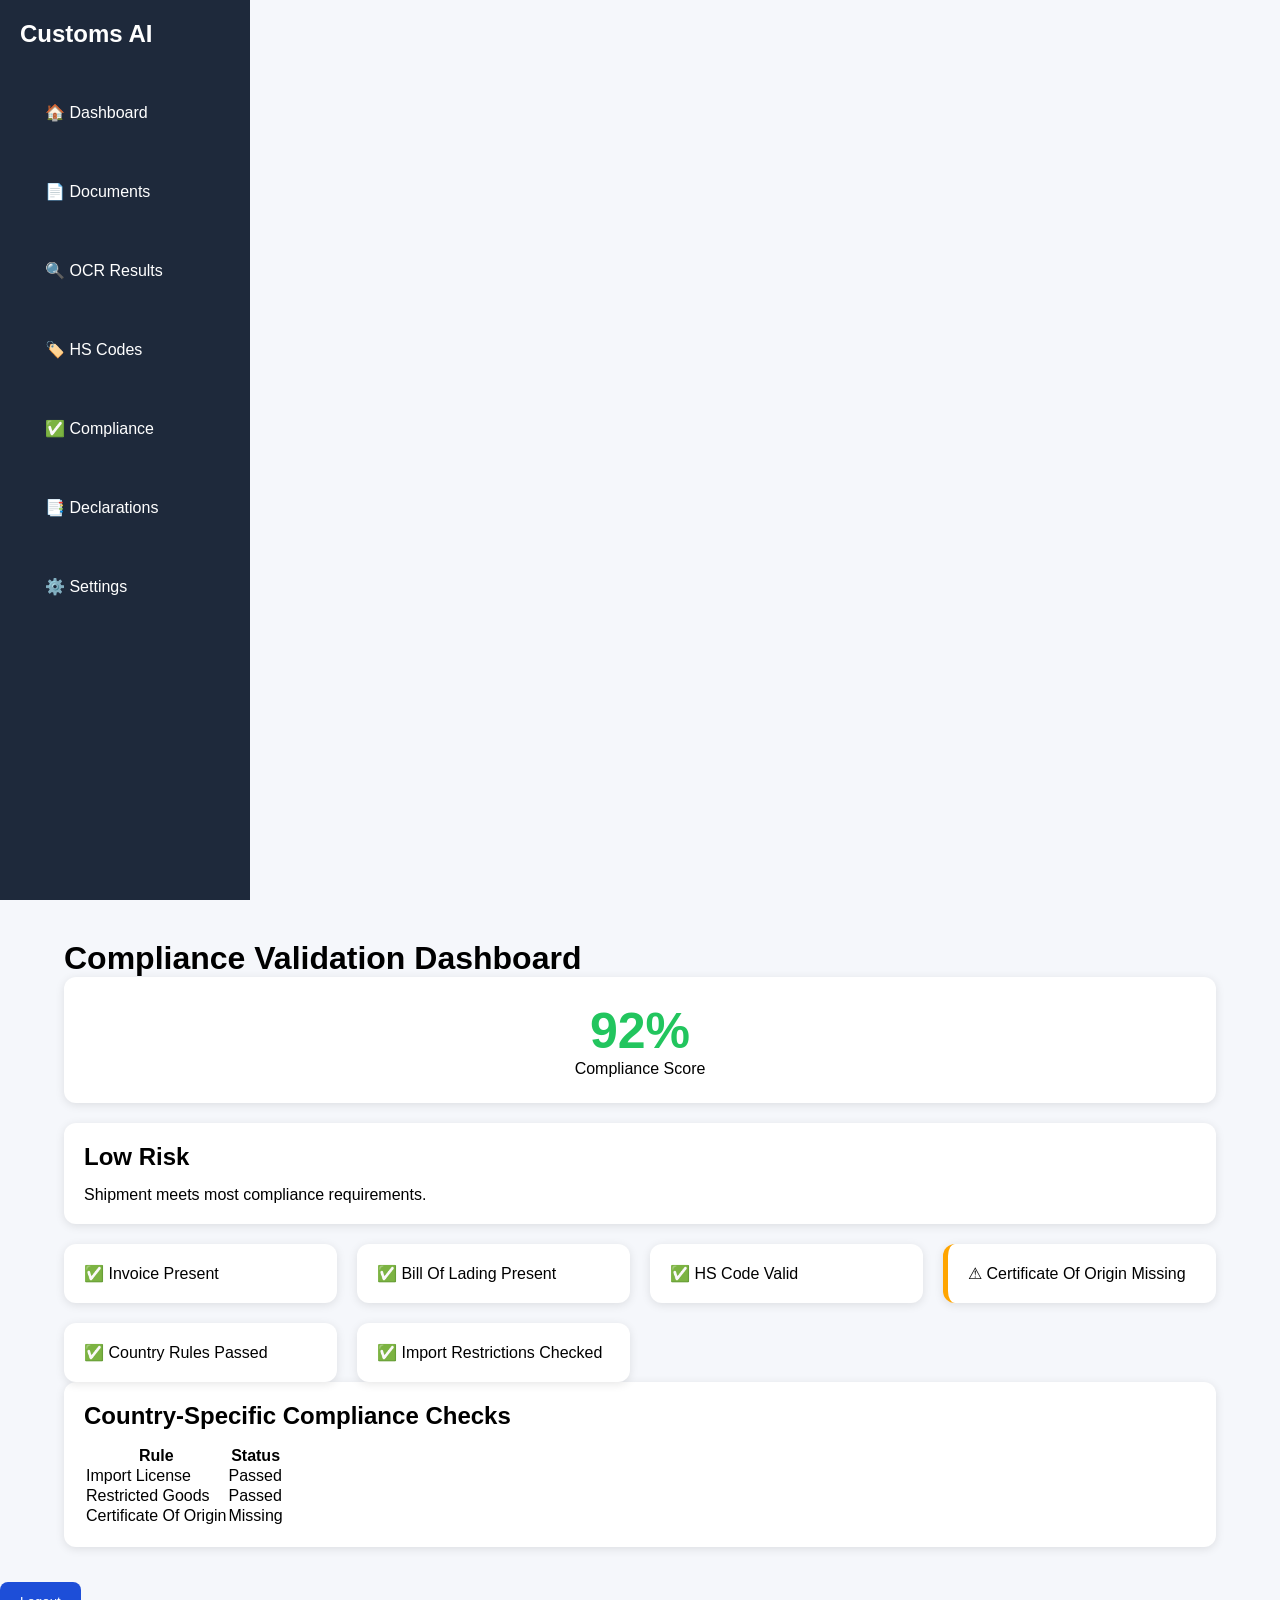
<file: pages/compliance.html>
<div class="layout">

    <aside class="sidebar">

        <h2>Customs AI</h2>

        <ul>
            <li><a href="./dashboard.html">🏠 Dashboard</a></li>
            <li><a href="./documents.html">📄 Documents</a></li>
            <li><a href="./ocr-results.html">🔍 OCR Results</a></li>
            <li><a href="./hs-codes.html">🏷️ HS Codes</a></li>
            <li><a href="./compliance.html">✅ Compliance</a></li>
            <li><a href="./declarations.html">📑 Declarations</a></li>
            <li><a href="./settings.html">⚙️ Settings</a></li>
        </ul>

    </aside>

    <main class="main-content">

        <!-- PAGE CONTENT HERE -->

    </main>

</div>
<!DOCTYPE html>
<html lang="en">
<head>
    <meta charset="UTF-8">
    <meta name="viewport" content="width=device-width, initial-scale=1.0">
    <title>Compliance Validation</title>
    <link rel="stylesheet" href="../styles.css">
</head>

<body>

<div class="container">

    <h1>Compliance Validation Dashboard</h1>

    <!-- Compliance Score -->

    <div class="score-card">

        <h1>92%</h1>

        <p>Compliance Score</p>

    </div>

    <!-- Risk Level -->

    <div class="risk-card">

        <h2>Low Risk</h2>

        <p>
            Shipment meets most compliance requirements.
        </p>

    </div>

    <!-- Validation Checks -->

    <div class="validation-grid">

        <div class="rule-card">
            ✅ Invoice Present
        </div>

        <div class="rule-card">
            ✅ Bill Of Lading Present
        </div>

        <div class="rule-card">
            ✅ HS Code Valid
        </div>

        <div class="rule-card warning">
            ⚠ Certificate Of Origin Missing
        </div>

        <div class="rule-card">
            ✅ Country Rules Passed
        </div>

        <div class="rule-card">
            ✅ Import Restrictions Checked
        </div>

    </div>
    <div class="table-card">

    <h2>Country-Specific Compliance Checks</h2>

    <table>

        <thead>
            <tr>
                <th>Rule</th>
                <th>Status</th>
            </tr>
        </thead>

        <tbody>

            <tr>
                <td>Import License</td>
                <td>Passed</td>
            </tr>

            <tr>
                <td>Restricted Goods</td>
                <td>Passed</td>
            </tr>

            <tr>
                <td>Certificate Of Origin</td>
                <td>Missing</td>
            </tr>

        </tbody>

    </table>

</div>

</div>

</body>
</html>
<button onclick="logout()">
    Logout
</button>
</file>
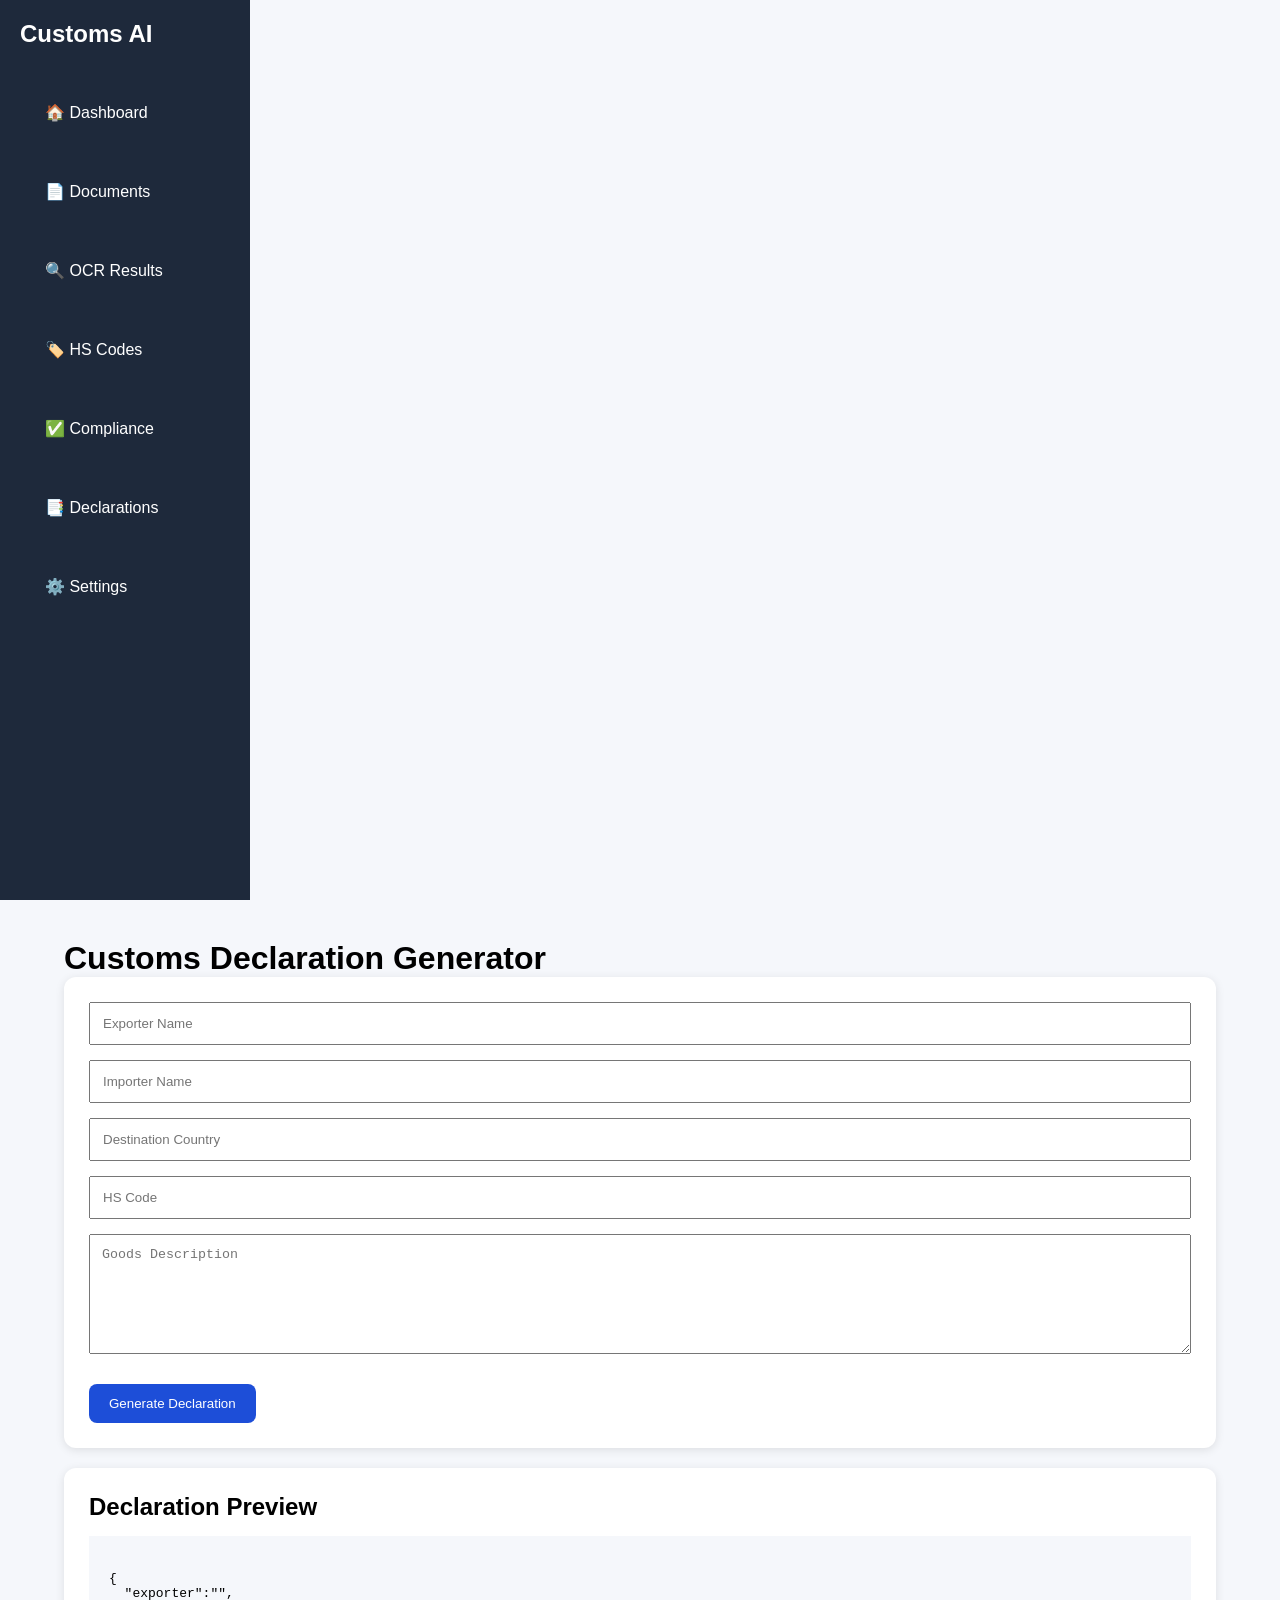
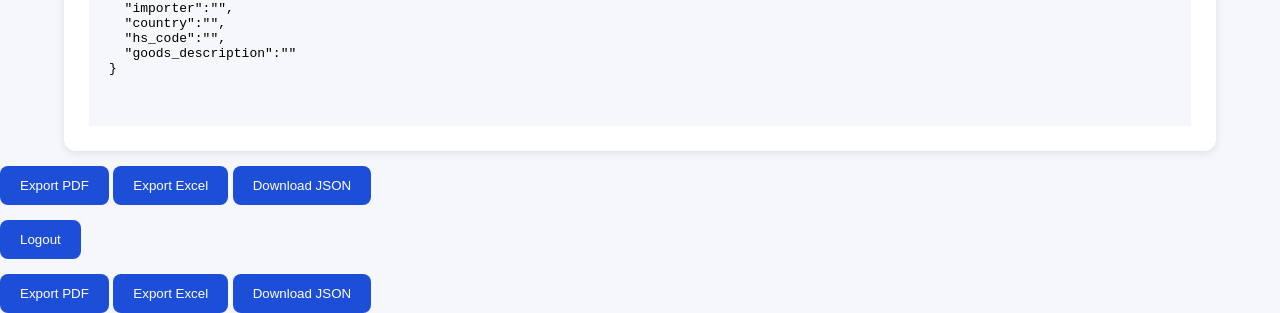
<file: pages/declarations.html>
<div class="layout">

    <aside class="sidebar">

        <h2>Customs AI</h2>

        <ul>
            <li><a href="./dashboard.html">🏠 Dashboard</a></li>
            <li><a href="./documents.html">📄 Documents</a></li>
            <li><a href="./ocr-results.html">🔍 OCR Results</a></li>
            <li><a href="./hs-codes.html">🏷️ HS Codes</a></li>
            <li><a href="./compliance.html">✅ Compliance</a></li>
            <li><a href="./declarations.html">📑 Declarations</a></li>
            <li><a href="./settings.html">⚙️ Settings</a></li>
        </ul>

    </aside>

    <main class="main-content">

        <!-- PAGE CONTENT HERE -->

    </main>

</div>
<!DOCTYPE html>
<html lang="en">
<head>
    <meta charset="UTF-8">
    <meta name="viewport" content="width=device-width, initial-scale=1.0">
    <title>Customs Declaration Generator</title>
    <link rel="stylesheet" href="../styles.css">
</head>

<body>

<div class="container">

    <h1>Customs Declaration Generator</h1>

    <div class="declaration-form">

        <input
            type="text"
            id="exporter"
            placeholder="Exporter Name">

        <input
            type="text"
            id="importer"
            placeholder="Importer Name">

        <input
            type="text"
            id="country"
            placeholder="Destination Country">

        <input
            type="text"
            id="hscode"
            placeholder="HS Code">

        <textarea
            id="goods"
            placeholder="Goods Description"></textarea>

        <button onclick="generateDeclaration()">
            Generate Declaration
        </button>

    </div>

    <div class="preview-card">

        <h2>Declaration Preview</h2>

        <pre id="jsonPreview">

{
  "exporter":"",
  "importer":"",
  "country":"",
  "hs_code":"",
  "goods_description":""
}

        </pre>

    </div>

</div>

<script src="../script.js"></script>

</body>
</html>
<div class="export-buttons">

    <button>
        Export PDF
    </button>

    <button>
        Export Excel
    </button>

    <button>
        Download JSON
    </button>

</div>
<button onclick="logout()">
    Logout
</button>
<div class="export-buttons">

    <button onclick="exportPDF()">
        Export PDF
    </button>

    <button onclick="exportExcel()">
        Export Excel
    </button>

    <button onclick="downloadJSON()">
        Download JSON
    </button>

</div>
</file>
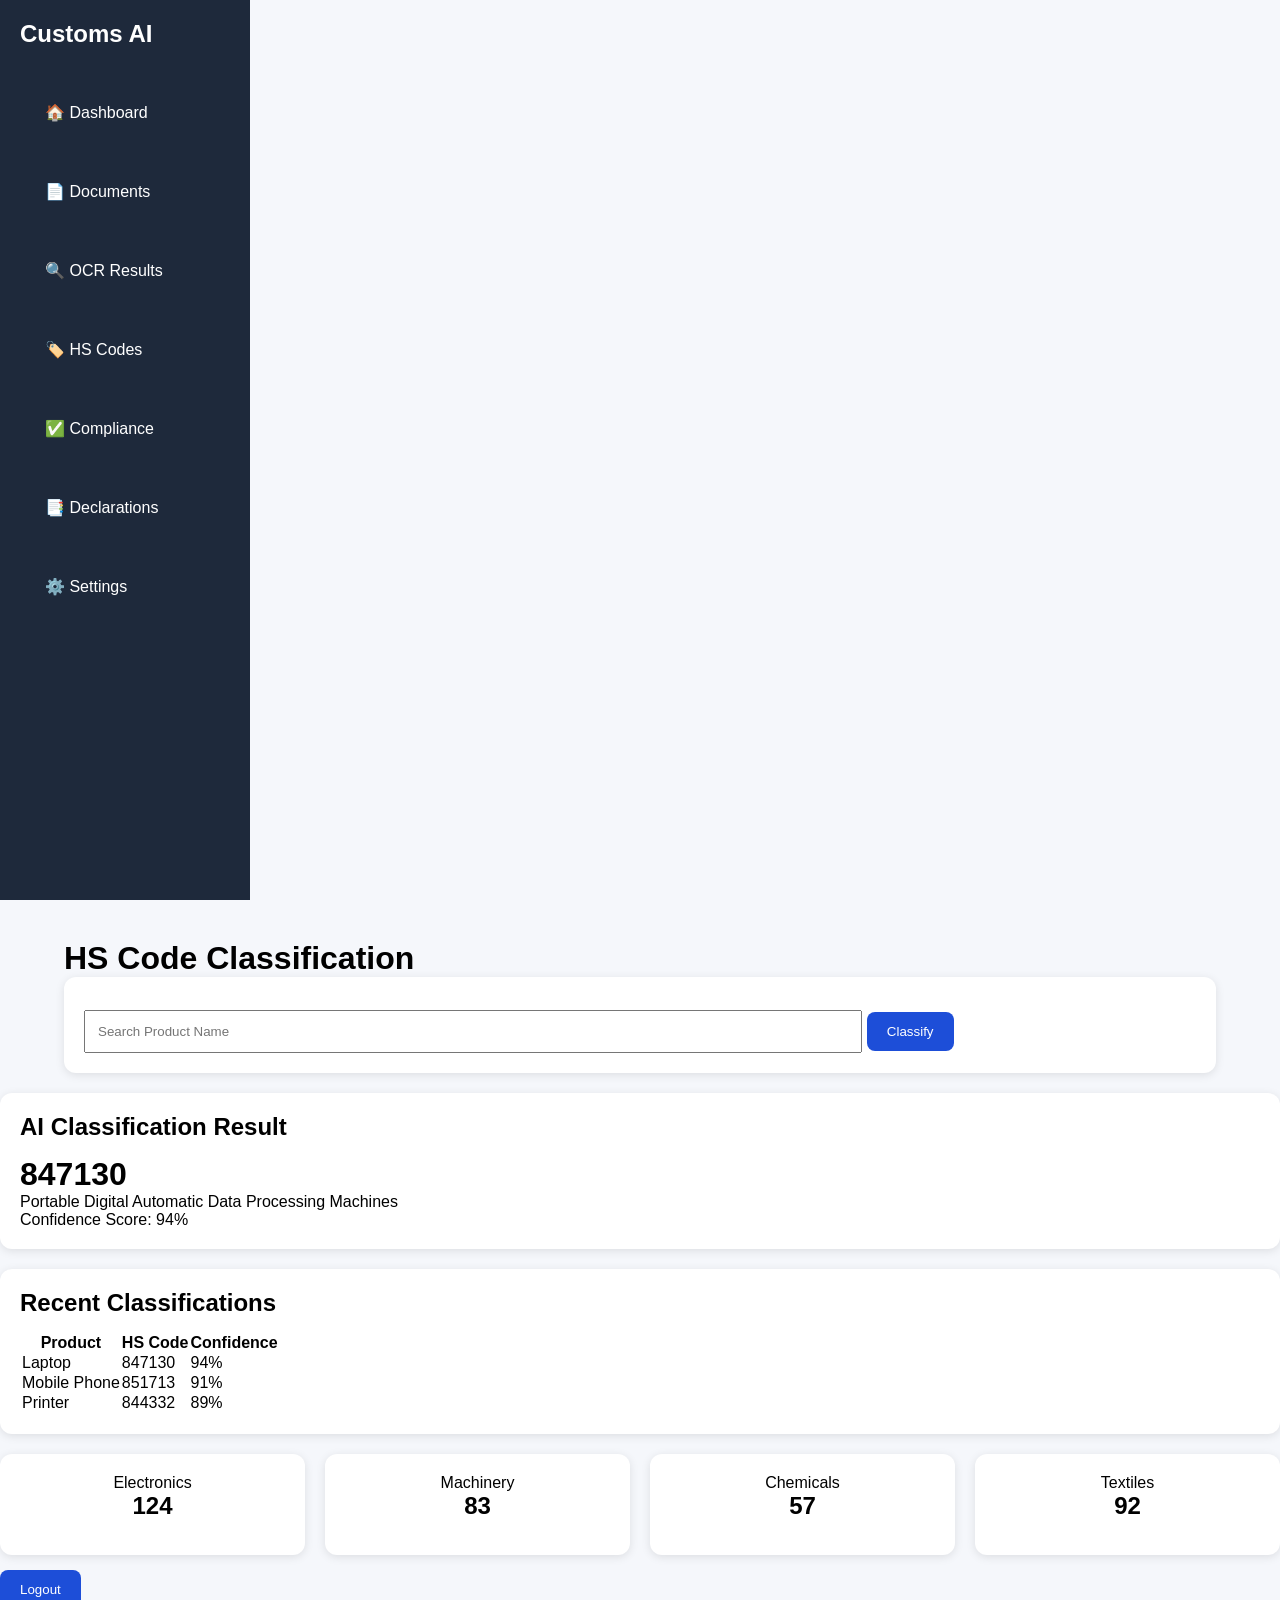
<file: pages/hs-codes.html>
<div class="layout">

    <aside class="sidebar">

        <h2>Customs AI</h2>

        <ul>
            <li><a href="./dashboard.html">🏠 Dashboard</a></li>
            <li><a href="./documents.html">📄 Documents</a></li>
            <li><a href="./ocr-results.html">🔍 OCR Results</a></li>
            <li><a href="./hs-codes.html">🏷️ HS Codes</a></li>
            <li><a href="./compliance.html">✅ Compliance</a></li>
            <li><a href="./declarations.html">📑 Declarations</a></li>
            <li><a href="./settings.html">⚙️ Settings</a></li>
        </ul>

    </aside>

    <main class="main-content">

        <!-- PAGE CONTENT HERE -->

    </main>

</div>
<!DOCTYPE html>
<html lang="en">
<head>
    <meta charset="UTF-8">
    <meta name="viewport" content="width=device-width, initial-scale=1.0">
    <title>HS Code Classification</title>
    <link rel="stylesheet" href="../styles.css">
</head>
<body>

<div class="container">

    <h1>HS Code Classification</h1>

    <!-- Search Box -->
    <div class="search-card">

        <input
            type="text"
            placeholder="Search Product Name">

        <button>
            Classify
        </button>

    </div>

</div>

</body>
</html>
<div class="classification-card">

    <h2>AI Classification Result</h2>

    <h1>847130</h1>

    <p>
        Portable Digital Automatic Data Processing Machines
    </p>

    <p>
        Confidence Score: 94%
    </p>

</div>
<div class="table-card">

    <h2>Recent Classifications</h2>

    <table>

        <thead>
            <tr>
                <th>Product</th>
                <th>HS Code</th>
                <th>Confidence</th>
            </tr>
        </thead>

        <tbody>

            <tr>
                <td>Laptop</td>
                <td>847130</td>
                <td>94%</td>
            </tr>

            <tr>
                <td>Mobile Phone</td>
                <td>851713</td>
                <td>91%</td>
            </tr>

            <tr>
                <td>Printer</td>
                <td>844332</td>
                <td>89%</td>
            </tr>

        </tbody>

    </table>

</div>
<div class="category-grid">

    <div class="category-card">
        Electronics
        <h2>124</h2>
    </div>

    <div class="category-card">
        Machinery
        <h2>83</h2>
    </div>

    <div class="category-card">
        Chemicals
        <h2>57</h2>
    </div>

    <div class="category-card">
        Textiles
        <h2>92</h2>
    </div>

</div>
<button onclick="logout()">
    Logout
</button>
</file>
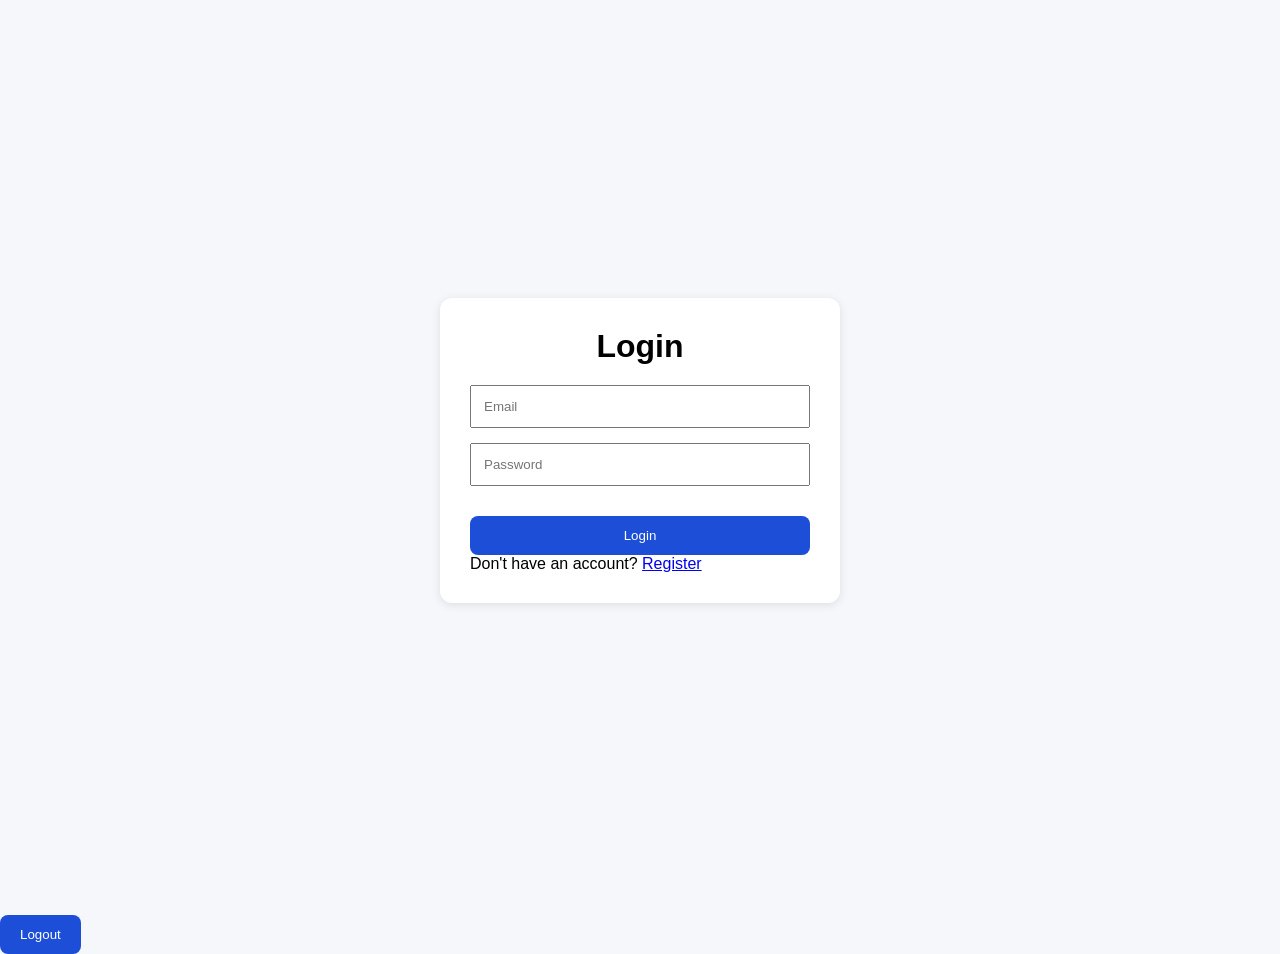
<file: pages/login.html>
<!DOCTYPE html>
<html>
<head>
    <title>Login</title>
    <link rel="stylesheet" href="../styles.css">
</head>
<body>

<div class="auth-container">

    <div class="auth-card">

        <h1>Login</h1>

        <input
            type="email"
            id="loginEmail"
            placeholder="Email">

        <input
            type="password"
            id="loginPassword"
            placeholder="Password">

        <button onclick="login()">
            Login
        </button>

        <p>
            Don't have an account?
            <a href="./register.html">
                Register
            </a>
        </p>

    </div>

</div>

<script src="../script.js"></script>

</body>
</html>
<button onclick="logout()">
    Logout
</button>
</file>
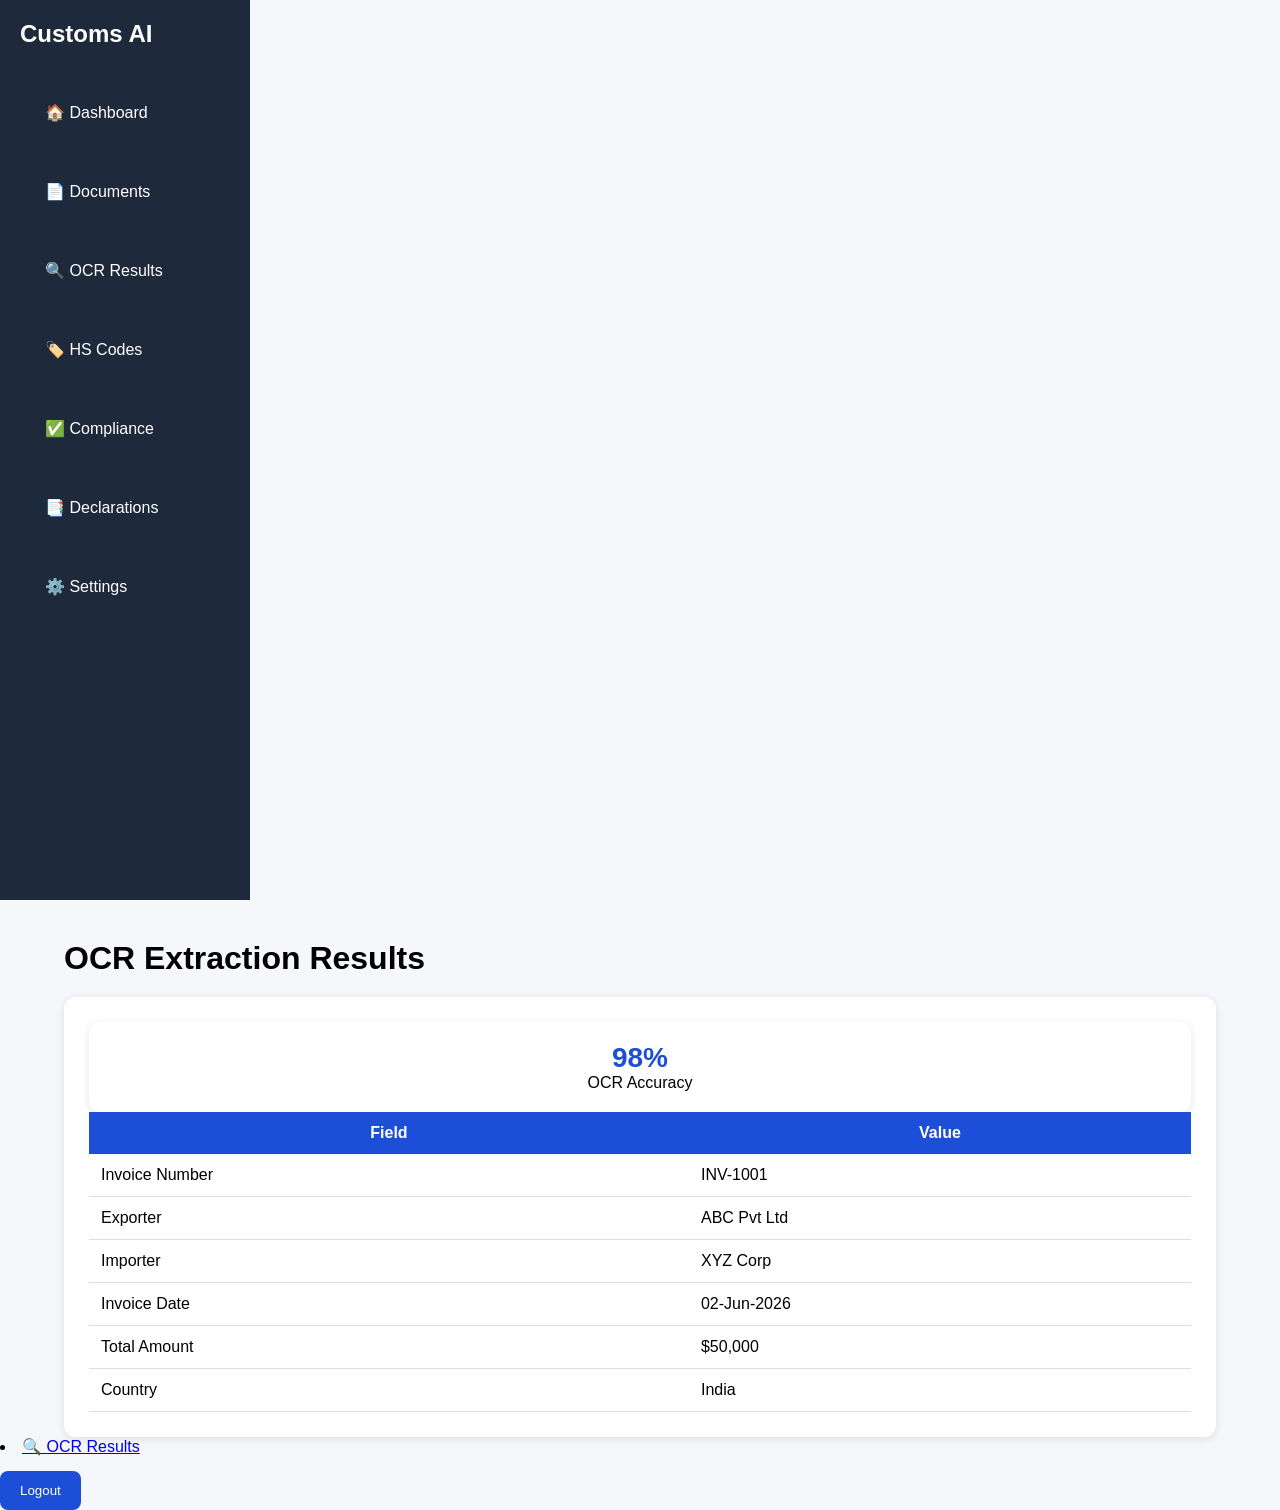
<file: pages/ocr-results.html>
<div class="layout">

    <aside class="sidebar">

        <h2>Customs AI</h2>

        <ul>
            <li><a href="./dashboard.html">🏠 Dashboard</a></li>
            <li><a href="./documents.html">📄 Documents</a></li>
            <li><a href="./ocr-results.html">🔍 OCR Results</a></li>
            <li><a href="./hs-codes.html">🏷️ HS Codes</a></li>
            <li><a href="./compliance.html">✅ Compliance</a></li>
            <li><a href="./declarations.html">📑 Declarations</a></li>
            <li><a href="./settings.html">⚙️ Settings</a></li>
        </ul>

    </aside>

    <main class="main-content">

        <!-- PAGE CONTENT HERE -->

    </main>

</div>
<!DOCTYPE html>
<html lang="en">
<head>
    <meta charset="UTF-8">
    <meta name="viewport" content="width=device-width, initial-scale=1.0">
    <title>OCR Results</title>

    <link rel="stylesheet" href="../styles.css">
</head>

<body>

<div class="container">

    <h1>OCR Extraction Results</h1>

    <div class="ocr-card">
        <div class="stat-card">

    <h3>98%</h3>

    <p>OCR Accuracy</p>

</div>

        <table class="ocr-table">

            <thead>
                <tr>
                    <th>Field</th>
                    <th>Value</th>
                </tr>
            </thead>

            <tbody>

                <tr>
                    <td>Invoice Number</td>
                    <td>INV-1001</td>
                </tr>

                <tr>
                    <td>Exporter</td>
                    <td>ABC Pvt Ltd</td>
                </tr>

                <tr>
                    <td>Importer</td>
                    <td>XYZ Corp</td>
                </tr>

                <tr>
                    <td>Invoice Date</td>
                    <td>02-Jun-2026</td>
                </tr>

                <tr>
                    <td>Total Amount</td>
                    <td>$50,000</td>
                </tr>

                <tr>
                    <td>Country</td>
                    <td>India</td>
                </tr>

            </tbody>

        </table>

    </div>

</div>

</body>
</html>
<li>
    <a href="ocr-results.html">
        🔍 OCR Results
    </a>
</li>
<button onclick="logout()">
    Logout
</button>
</file>
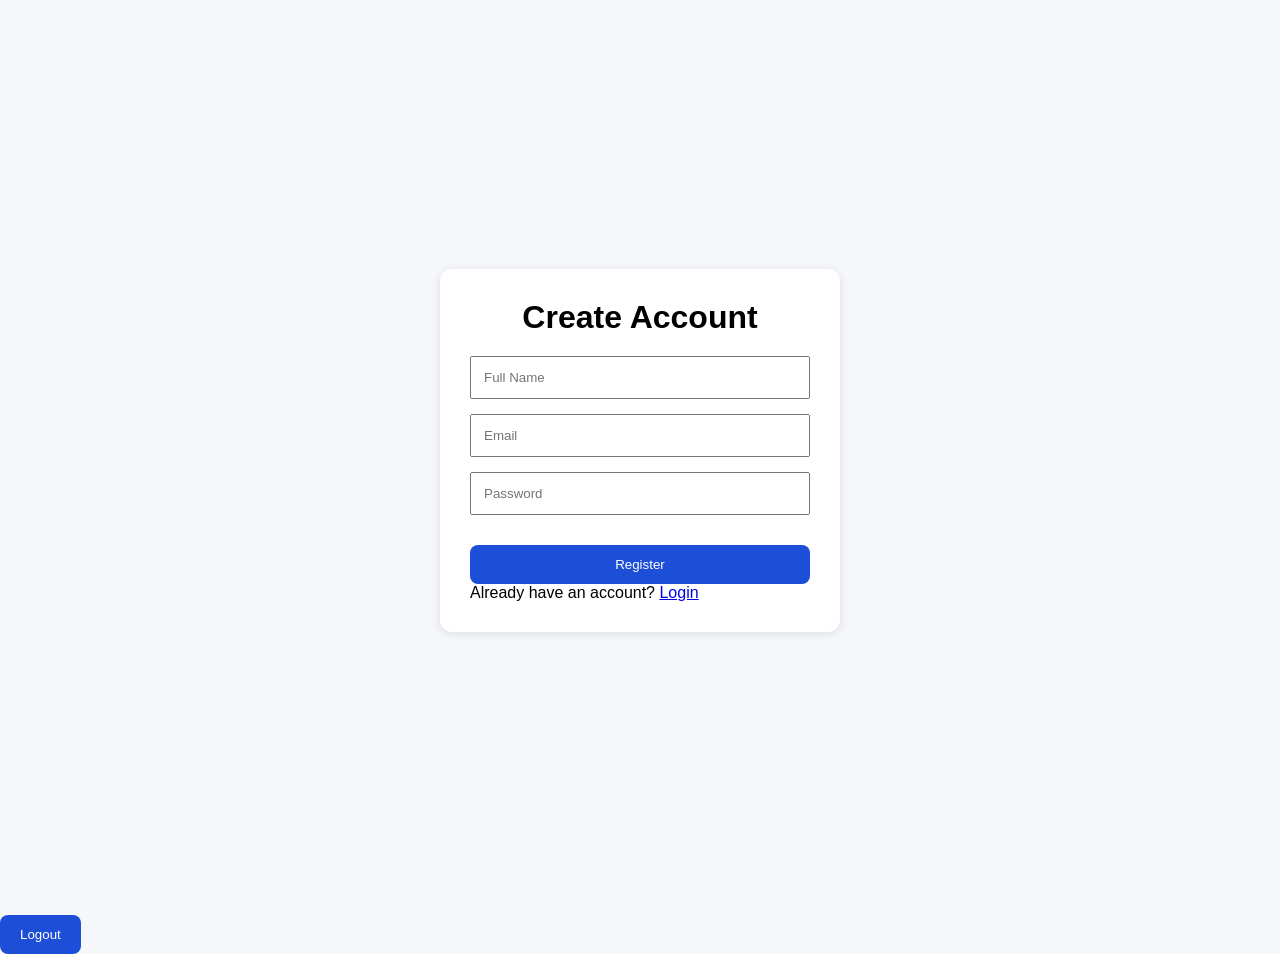
<file: pages/register.html>
<!DOCTYPE html>
<html>
<head>
    <title>Register</title>
    <link rel="stylesheet" href="../styles.css">
</head>
<body>

<div class="auth-container">

    <div class="auth-card">

        <h1>Create Account</h1>

        <input
            type="text"
            id="name"
            placeholder="Full Name">

        <input
            type="email"
            id="registerEmail"
            placeholder="Email">

        <input
            type="password"
            id="registerPassword"
            placeholder="Password">

        <button onclick="registerUser()">
            Register
        </button>

        <p>
            Already have an account?
            <a href="./login.html">
                Login
            </a>
        </p>

    </div>

</div>

<script src="../script.js"></script>

</body>
</html>
<button onclick="logout()">
    Logout
</button>
</file>
<file: styles.css>
*{
    margin:0;
    padding:0;
    box-sizing:border-box;
}

body{
    background:#f5f7fb;
    font-family:Arial,sans-serif;
}

header{
    background:#1d4ed8;
    color:white;
    padding:20px;
    text-align:center;
}

.container{
    width:90%;
    margin:auto;
    margin-top:40px;
}

.upload-card,
.results-card{
    background:white;
    padding:25px;
    margin-bottom:20px;
    border-radius:12px;
    box-shadow:0 2px 10px rgba(0,0,0,0.1);
}

h2{
    margin-bottom:15px;
}

button{
    margin-top:15px;
    background:#1d4ed8;
    color:white;
    border:none;
    padding:12px 20px;
    border-radius:8px;
    cursor:pointer;
}

button:hover{
    background:#2563eb;
}

#status{
    margin-top:15px;
}
.dashboard-grid{
    display:grid;
    grid-template-columns:repeat(2,1fr);
    gap:20px;
    margin-top:20px;
}

.upload-card,
.preview-panel,
.hs-card,
.validation-card,
.declaration-card,
.results-card{
    background:white;
    padding:20px;
    border-radius:12px;
    box-shadow:0 2px 10px rgba(0,0,0,0.1);
}
.stats-container{
    display:grid;
    grid-template-columns:repeat(4,1fr);
    gap:20px;
    margin-bottom:20px;
}

.stat-card{
    background:white;
    padding:20px;
    text-align:center;
    border-radius:12px;
    box-shadow:0 2px 10px rgba(0,0,0,0.1);
}

.stat-card h3{
    font-size:28px;
    color:#1d4ed8;
}
.analytics-section{
    display:grid;
    grid-template-columns:repeat(auto-fit,minmax(350px,1fr));
    gap:20px;
    margin-bottom:30px;
}

.chart-card{
    background:white;
    padding:20px;
    border-radius:12px;
    box-shadow:0 2px 10px rgba(0,0,0,0.1);
}

.chart-card canvas{
    max-height:300px;
}
.layout{
    display:flex;
}

.sidebar{
    width:250px;
    min-height:100vh;
    background:#1e293b;
    color:white;
    padding:20px;
}

.sidebar h2{
    margin-bottom:30px;
}

.sidebar ul{
    list-style:none;
}

.sidebar li{
    padding:15px;
    margin-bottom:10px;
    border-radius:8px;
    cursor:pointer;
}

.sidebar li:hover{
    background:#334155;
}

.main-content{
    flex:1;
    padding:20px;
}
.upload-queue{
    background:white;
    padding:20px;
    border-radius:12px;
}

.file-card{
    margin-bottom:20px;
}

progress{
    width:100%;
    height:20px;
}
.ocr-card{
    background:white;
    padding:25px;
    border-radius:12px;
    box-shadow:0 2px 10px rgba(0,0,0,0.1);
    margin-top:20px;
}

.ocr-table{
    width:100%;
    border-collapse:collapse;
}

.ocr-table th{
    background:#1d4ed8;
    color:white;
    padding:12px;
}

.ocr-table td{
    padding:12px;
    border-bottom:1px solid #ddd;
}

.ocr-table tr:hover{
    background:#f5f7fb;
}
.search-card,
.classification-card,
.table-card{
    background:white;
    padding:20px;
    border-radius:12px;
    margin-bottom:20px;
    box-shadow:0 2px 10px rgba(0,0,0,0.1);
}

.search-card input{
    width:70%;
    padding:12px;
}

.search-card button{
    padding:12px 20px;
}

.category-grid{
    display:grid;
    grid-template-columns:repeat(4,1fr);
    gap:20px;
}

.category-card{
    background:white;
    padding:20px;
    text-align:center;
    border-radius:12px;
    box-shadow:0 2px 10px rgba(0,0,0,0.1);
}
.layout{
    display:flex;
}

.sidebar{
    width:250px;
    min-height:100vh;
    background:#1e293b;
    color:white;
    padding:20px;
}

.sidebar ul{
    list-style:none;
    padding:0;
}

.sidebar li{
    margin-bottom:10px;
}

.sidebar a{
    color:white;
    text-decoration:none;
    display:block;
    padding:10px;
    border-radius:8px;
}

.sidebar a:hover{
    background:#334155;
}

.main-content{
    flex:1;
    padding:20px;
}
.score-card{
    background:white;
    padding:25px;
    border-radius:12px;
    text-align:center;
    margin-bottom:20px;
    box-shadow:0 2px 10px rgba(0,0,0,0.1);
}

.score-card h1{
    font-size:50px;
    color:#22c55e;
}

.risk-card{
    background:white;
    padding:20px;
    border-radius:12px;
    margin-bottom:20px;
    box-shadow:0 2px 10px rgba(0,0,0,0.1);
}

.validation-grid{
    display:grid;
    grid-template-columns:repeat(auto-fit,minmax(250px,1fr));
    gap:20px;
}

.rule-card{
    background:white;
    padding:20px;
    border-radius:12px;
    box-shadow:0 2px 10px rgba(0,0,0,0.1);
}

.warning{
    border-left:5px solid orange;
}
.declaration-form{
    background:white;
    padding:25px;
    border-radius:12px;
    margin-bottom:20px;
    box-shadow:0 2px 10px rgba(0,0,0,0.1);
}

.declaration-form input,
.declaration-form textarea{
    width:100%;
    padding:12px;
    margin-bottom:15px;
}

.declaration-form textarea{
    min-height:120px;
}

.preview-card{
    background:white;
    padding:25px;
    border-radius:12px;
    box-shadow:0 2px 10px rgba(0,0,0,0.1);
}

.preview-card pre{
    background:#f5f7fb;
    padding:20px;
    overflow:auto;
}
.auth-container{
    display:flex;
    justify-content:center;
    align-items:center;
    height:100vh;
}

.auth-card{
    width:400px;
    background:white;
    padding:30px;
    border-radius:12px;
    box-shadow:0 2px 10px rgba(0,0,0,0.1);
}

.auth-card h1{
    text-align:center;
    margin-bottom:20px;
}

.auth-card input{
    width:100%;
    padding:12px;
    margin-bottom:15px;
}

.auth-card button{
    width:100%;
}
</file>
